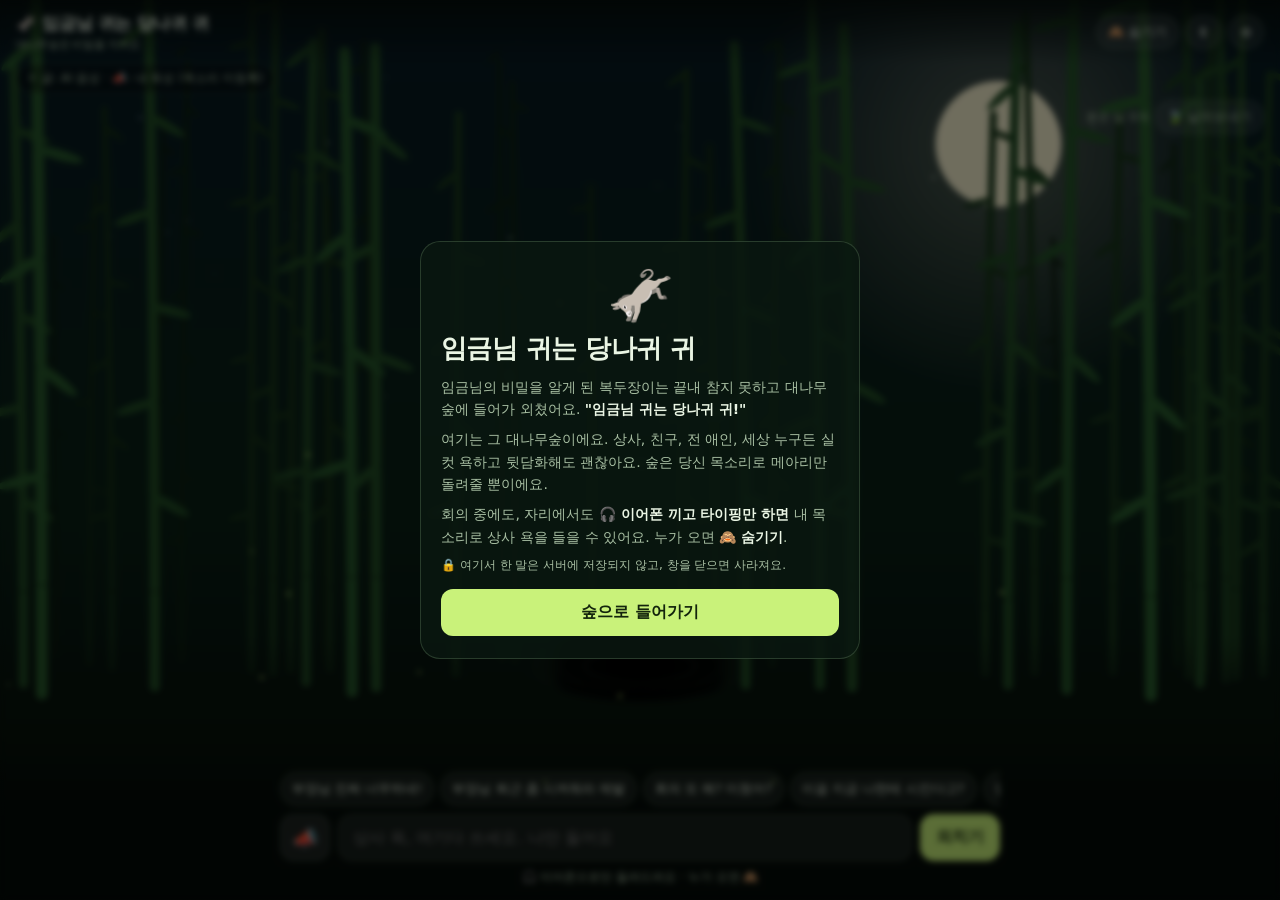
<file: donkey-ears/index.html>
<!doctype html>
<html lang="ko">
<head>
<meta charset="utf-8">
<meta name="viewport" content="width=device-width, initial-scale=1, viewport-fit=cover">
<title>임금님 귀는 당나귀 귀</title>
<meta name="description" content="대나무숲에 외치면 내 목소리로 메아리가 돌아오는 비밀 공간">
<style>
  :root {
    --ink: #eaf5e4;
    --ink-dim: #a8bfa3;
    --panel: rgba(10, 24, 16, 0.82);
    --line: rgba(180, 230, 170, 0.18);
    --accent: #c9f27a;
    --accent-ink: #13240c;
    --danger: #ff8a7a;
    --bg: #050d09;
  }
  * { box-sizing: border-box; }
  html, body { margin: 0; height: 100%; background: var(--bg); color: var(--ink);
    font-family: "Pretendard", "Apple SD Gothic Neo", "Noto Sans KR", system-ui, sans-serif;
    overflow: hidden; -webkit-tap-highlight-color: transparent; }
  canvas#forest { position: fixed; inset: 0; width: 100%; height: 100%; display: block; }
  button { font: inherit; color: inherit; cursor: pointer; border: 0; }
  .hidden { display: none !important; }

  /* 상단 바 */
  header { position: fixed; top: 0; left: 0; right: 0; display: flex; align-items: center;
    justify-content: space-between; gap: 8px;
    padding: calc(12px + env(safe-area-inset-top)) 16px 12px; z-index: 5;
    background: linear-gradient(rgba(5,13,9,.85), rgba(5,13,9,0)); }
  header h1 { font-size: 17px; margin: 0; letter-spacing: -0.02em; white-space: nowrap; }
  header h1 small { display: block; font-size: 11px; font-weight: 400; color: var(--ink-dim); margin-top: 2px; }
  .top-btns { display: flex; gap: 6px; }
  .chip { background: rgba(255,255,255,.08); border: 1px solid var(--line); border-radius: 999px;
    padding: 7px 11px; font-size: 13px; white-space: nowrap; }
  .chip:hover { background: rgba(255,255,255,.14); }

  /* 엔진 상태 */
  #engine { position: fixed; top: calc(64px + env(safe-area-inset-top)); left: 16px; z-index: 4;
    font-size: 12px; color: var(--ink-dim); background: rgba(0,0,0,.35); padding: 5px 10px;
    border-radius: 999px; border: 1px solid var(--line); }

  /* 하단 채팅 */
  #bar { position: fixed; left: 0; right: 0; bottom: 0; z-index: 5;
    padding: 12px 16px calc(14px + env(safe-area-inset-bottom));
    background: linear-gradient(rgba(5,13,9,0), rgba(5,13,9,.92) 40%); }
  #bar form { display: flex; gap: 8px; max-width: 720px; margin: 0 auto; }
  #msg { flex: 1; min-width: 0; background: rgba(255,255,255,.08); border: 1px solid var(--line);
    color: var(--ink); border-radius: 14px; padding: 13px 14px; font: inherit; font-size: 16px; outline: none; }
  #msg:focus { border-color: var(--accent); }
  #send { background: var(--accent); color: var(--accent-ink); font-weight: 700;
    border-radius: 14px; padding: 0 16px; white-space: nowrap; }
  #shout { width: 50px; border-radius: 14px; background: rgba(255,255,255,.1);
    border: 1px solid var(--line); font-size: 20px; flex: none; }
  #shout.rec { background: var(--danger); animation: pulse 1s infinite; }
  @keyframes pulse { 50% { transform: scale(1.06); } }
  #quick { display: flex; gap: 6px; overflow-x: auto; max-width: 720px; margin: 0 auto 8px; scrollbar-width: none; }
  #quick::-webkit-scrollbar { display: none; }
  #quick .chip { flex: none; }
  #hint { text-align: center; font-size: 12px; color: var(--ink-dim); margin: 8px 0 0; }
  #count { position: fixed; right: 16px; top: calc(100px + env(safe-area-inset-top)); z-index: 4;
    font-size: 12px; color: var(--ink-dim); display: flex; gap: 6px; align-items: center; }

  /* 모달 */
  .overlay { position: fixed; inset: 0; z-index: 10; display: flex; align-items: center; justify-content: center;
    padding: 16px; background: rgba(0,0,0,.55); backdrop-filter: blur(3px); }
  .card { width: 100%; max-width: 440px; max-height: 92vh; overflow-y: auto; background: var(--panel);
    border: 1px solid var(--line); border-radius: 20px; padding: 22px 20px; }
  .card h2 { margin: 0 0 10px; font-size: 20px; letter-spacing: -0.02em; }
  .card p { margin: 8px 0; line-height: 1.6; color: var(--ink-dim); font-size: 14px; }
  .card .script { background: rgba(255,255,255,.06); border-left: 3px solid var(--accent);
    padding: 12px 14px; border-radius: 8px; color: var(--ink); line-height: 1.7; font-size: 15px; }
  .row { display: flex; gap: 8px; margin-top: 14px; flex-wrap: wrap; }
  .btn { flex: 1; padding: 12px 14px; border-radius: 12px; background: rgba(255,255,255,.1);
    border: 1px solid var(--line); font-weight: 600; min-width: 110px; }
  .btn.primary { background: var(--accent); color: var(--accent-ink); border-color: transparent; }
  .btn.danger { color: var(--danger); }
  .btn:disabled { opacity: .4; cursor: default; }
  .meter { height: 8px; border-radius: 99px; background: rgba(255,255,255,.08); overflow: hidden; margin-top: 12px; }
  .meter i { display: block; height: 100%; width: 0; background: var(--accent); transition: width .05s; }
  .status { font-size: 13px; color: var(--ink); margin-top: 10px; min-height: 20px; }
  label.field { display: block; font-size: 13px; color: var(--ink-dim); margin-top: 12px; }
  label.field input { display: block; width: 100%; margin-top: 6px; background: rgba(255,255,255,.08);
    border: 1px solid var(--line); color: var(--ink); border-radius: 10px; padding: 11px 12px; font: inherit; font-size: 15px; }
  .intro h2 { font-size: 26px; }
  .intro .ears { font-size: 54px; text-align: center; margin-bottom: 4px; }
  .small { font-size: 12px !important; }

  /* 위장 화면: 평범한 업무 메모 앱처럼 */
  #disguise { position: fixed; inset: 0; z-index: 50; background: #f6f7f9; color: #1f2329;
    font-family: -apple-system, "Apple SD Gothic Neo", "Noto Sans KR", system-ui, sans-serif;
    display: flex; flex-direction: column; }
  #disguise .dg-top { background: #fff; border-bottom: 1px solid #e3e6ea; padding: calc(14px + env(safe-area-inset-top)) 16px 12px;
    display: flex; align-items: center; justify-content: space-between; user-select: none; -webkit-user-select: none; }
  #disguise .dg-top b { font-size: 17px; }
  #disguise .dg-top span { font-size: 12px; color: #8a9099; }
  #disguise ul { list-style: none; margin: 0; padding: 8px 16px; overflow-y: auto; flex: 1; }
  #disguise li { background: #fff; border: 1px solid #e3e6ea; border-radius: 10px; padding: 12px 14px; margin: 8px 0;
    display: flex; gap: 10px; align-items: flex-start; font-size: 15px; line-height: 1.45; }
  #disguise li input { margin-top: 3px; width: 18px; height: 18px; accent-color: #3b6cf6; flex: none; }
  #disguise li small { display: block; color: #8a9099; font-size: 12px; margin-top: 2px; }
  #disguise .dg-new { display: flex; gap: 8px; padding: 10px 16px calc(12px + env(safe-area-inset-bottom)); background: #fff; border-top: 1px solid #e3e6ea; }
  #disguise .dg-new input { flex: 1; min-width: 0; border: 1px solid #d5d9df; border-radius: 10px; padding: 11px 12px; font: inherit; font-size: 16px; color: #1f2329; background: #fff; }
  #disguise .dg-new button { background: #3b6cf6; color: #fff; border-radius: 10px; padding: 0 16px; font-weight: 600; }
  #quick .chip.edit { border-color: var(--danger); color: var(--danger); }
  #quick .chip.tool { color: var(--ink-dim); }
  .check { display: flex; align-items: center; gap: 10px; margin-top: 12px; font-size: 14px; color: var(--ink); }
  .check input { width: 18px; height: 18px; accent-color: var(--accent); }
  .section { border-top: 1px solid var(--line); margin-top: 18px; padding-top: 14px; }
  .section h3 { margin: 0 0 4px; font-size: 16px; }
  .big-emoji { font-size: 48px; text-align: center; }
  #toast { position: fixed; left: 50%; bottom: 110px; transform: translateX(-50%); z-index: 20;
    background: rgba(0,0,0,.8); border: 1px solid var(--line); padding: 10px 14px; border-radius: 12px;
    font-size: 13px; max-width: calc(100% - 32px); text-align: center; opacity: 0; transition: opacity .25s; pointer-events: none; }
  #toast.show { opacity: 1; }
</style>
</head>
<body>
<canvas id="forest"></canvas>

<header>
  <h1>🫏 임금님 귀는 당나귀 귀<small>대나무숲은 비밀을 지켜요</small></h1>
  <div class="top-btns">
    <button class="chip" id="panic" title="숨기기 (PC: Esc)">🙈 숨기기</button>
    <button class="chip" id="openVoice">🎙</button>
    <button class="chip" id="openSettings" aria-label="설정">⚙</button>
  </div>
</header>

<div id="engine">목소리 미등록</div>
<div id="count"><span id="countText">묻은 말 0개</span><button class="chip" id="blowAway">🍃 날려보내기</button></div>

<div id="bar">
  <div id="quick"></div>
  <form id="chat" autocomplete="off">
    <button type="button" id="shout" title="눌러서 외치고, 다시 눌러서 멈추기">📣</button>
    <input id="msg" maxlength="120" placeholder="상사 욕, 여기다 쓰세요. 나만 들어요">
    <button id="send" type="submit">외치기</button>
  </form>
  <p id="hint">🎧 이어폰으로만 들려드려요 · 누가 오면 🙈</p>
</div>

<!-- 인트로 -->
<div class="overlay" id="intro">
  <div class="card intro">
    <div class="ears">🫏</div>
    <h2>임금님 귀는 당나귀 귀</h2>
    <p>임금님의 비밀을 알게 된 복두장이는 끝내 참지 못하고 대나무숲에 들어가 외쳤어요. <b style="color:var(--ink)">"임금님 귀는 당나귀 귀!"</b></p>
    <p>여기는 그 대나무숲이에요. 상사, 친구, 전 애인, 세상 누구든 실컷 욕하고 뒷담화해도 괜찮아요. 숲은 당신 목소리로 메아리만 돌려줄 뿐이에요.</p>
    <p>회의 중에도, 자리에서도 <b style="color:var(--ink)">🎧 이어폰 끼고 타이핑만 하면</b> 내 목소리로 상사 욕을 들을 수 있어요. 누가 오면 <b style="color:var(--ink)">🙈 숨기기</b>.</p>
    <p class="small">🔒 여기서 한 말은 서버에 저장되지 않고, 창을 닫으면 사라져요.</p>
    <div class="row"><button class="btn primary" id="enter">숲으로 들어가기</button></div>
  </div>
</div>

<!-- 목소리 등록 -->
<div class="overlay hidden" id="voiceModal">
  <div class="card">
    <h2>🎙 내 목소리 등록</h2>
    <p>아래 문장을 평소 목소리로 읽어주세요. 10초 이상이면 좋아요. 중간에 틀리면 <b style="color:var(--ink)">✕ 취소</b> 후 다시 녹음하면 돼요.</p>
    <div class="script">옛날 옛적, 임금님의 귀가 당나귀 귀라는 걸 아는 사람이 있었어요. 너무 말하고 싶어서 참다 참다 대나무숲에 들어가 있는 힘껏 외쳤답니다. 임금님 귀는 당나귀 귀! 속이 다 시원하네!</div>
    <div class="meter"><i id="voiceMeter"></i></div>
    <div class="status" id="voiceStatus"></div>
    <div class="row">
      <button class="btn primary" id="voiceRec">● 녹음 시작</button>
      <button class="btn hidden" id="voiceCancel">✕ 취소</button>
      <button class="btn" id="voicePlay" disabled>▶ 들어보기</button>
    </div>
    <div class="row">
      <button class="btn danger" id="voiceDelete">목소리 삭제</button>
      <button class="btn" id="voiceClose">닫기</button>
    </div>
  </div>
</div>

<!-- 설정 -->
<div class="overlay hidden" id="settingsModal">
  <div class="card">
    <h2>⚙ 설정</h2>
    <h3 style="margin:6px 0 0;font-size:16px">🧑‍💼 업무 모드</h3>
    <label class="field">욕할 대상 이름·별명 <span class="small">(빠른 문장의 {이름} 자리에 들어가요)</span>
      <input id="bossName" maxlength="12" placeholder="예: 김부장" autocomplete="off">
    </label>
    <label class="check"><input type="checkbox" id="optEcho"> 대나무숲 메아리 효과 (끄면 한 번만 또렷하게)</label>
    <label class="check"><input type="checkbox" id="optReturnHide"> 앱으로 돌아오면 위장 화면부터 보여주기</label>
    <div class="section"><h3>🟢 진짜 내 목소리로 말하기</h3></div>
    <p>기본 모드는 휴대폰/PC에 내장된 한국어 음성을 <b style="color:var(--ink)">내 음높이에 맞춰</b> 바꾸는 방식이라 "비슷한 톤"까지만 돼요.</p>
    <p>ElevenLabs API 키를 넣으면 등록한 샘플로 <b style="color:var(--ink)">목소리를 복제</b>해서, 쓴 글을 진짜 내 목소리로 읽어줘요.</p>
    <p class="small">💳 목소리 복제는 ElevenLabs 유료 플랜(Starter 이상)에서 돼요. 샘플은 30초~1분 정도로 녹음할수록 더 닮아요.</p>
    <p class="small">⚠ 이 모드에선 목소리 샘플과 입력한 글이 ElevenLabs로 전송돼요. 키는 이 기기 브라우저에만 저장돼요.</p>
    <label class="field">ElevenLabs API 키
      <input id="elKey" type="password" placeholder="sk_..." autocomplete="off">
    </label>
    <div class="status" id="settingsStatus"></div>
    <div class="row">
      <button class="btn danger" id="elClear">키 지우기</button>
      <button class="btn primary" id="elSave">저장</button>
    </div>
    <div class="row">
      <button class="btn" id="elTest">🔊 내 목소리 테스트</button>
      <button class="btn" id="settingsClose">닫기</button>
    </div>
  </div>
</div>

<!-- 글 → 내 목소리 안내 -->
<div class="overlay hidden" id="cloneModal">
  <div class="card">
    <h2>✍ 글을 내 목소리로 들으려면</h2>
    <p id="cloneWhy"></p>
    <p>휴대폰 혼자서는 녹음한 목소리로 <b style="color:var(--ink)">새 문장을 만들어 낼 수 없어요.</b> 목소리를 학습해서 말해주는 <b style="color:var(--ink)">목소리 복제 AI(ElevenLabs)</b>를 연결해야 해요.</p>
    <p class="small">지금 바로 내 목소리를 듣고 싶다면 📣 버튼을 누르고 직접 외치면 돼요. 녹음한 육성 그대로 메아리쳐요.</p>
    <div class="row">
      <button class="btn primary" id="cloneSetup">⚙ 목소리 복제 연결하기</button>
    </div>
    <div class="row">
      <button class="btn" id="cloneAi">이번엔 AI 음성으로 듣기</button>
      <button class="btn" id="cloneShout">📣 직접 외치기</button>
    </div>
  </div>
</div>

<!-- 이어폰 확인 -->
<div class="overlay hidden" id="earModal">
  <div class="card">
    <div class="big-emoji">🎧</div>
    <h2 style="text-align:center">이어폰 끼셨나요?</h2>
    <p id="earWhy" style="text-align:center">상사 욕이 스피커로 나가면 큰일나요.<br>이어폰을 연결한 뒤 눌러주세요.</p>
    <div class="row"><button class="btn primary" id="earOk">🎧 꼈어요</button></div>
    <div class="row"><button class="btn" id="earLater">아직이요 (소리 끔)</button></div>
    <p class="small" style="text-align:center">이어폰이 빠지거나 다른 앱으로 가면 소리를 바로 멈추고 다시 물어볼게요.</p>
  </div>
</div>

<!-- 위장 화면 -->
<div id="disguise" class="hidden" aria-hidden="true">
  <div class="dg-top" id="dgTitle"><b>업무 메모</b><span id="dgDate"></span></div>
  <ul id="dgList"></ul>
  <form class="dg-new" id="dgForm" autocomplete="off"><input id="dgInput" placeholder="할 일 추가"><button>추가</button></form>
</div>

<div id="toast"></div>

<script>
(() => {
  'use strict';
  const $ = (s) => document.querySelector(s);

  // ---------- 저장소 (실패해도 동작하도록) ----------
  const store = {
    get(k) { try { return localStorage.getItem(k); } catch { return null; } },
    set(k, v) { try { localStorage.setItem(k, v); return true; } catch { return false; } },
    del(k) { try { localStorage.removeItem(k); } catch {} },
  };
  const K = { sample: 'de.sample', pitch: 'de.f0', elKey: 'de.elKey', elVoice: 'de.elVoice',
    phrases: 'de.phrases', boss: 'de.boss', echo: 'de.echo', returnHide: 'de.returnHide' };
  const opt = {
    get echo() { return store.get(K.echo) !== '0'; },
    get returnHide() { return store.get(K.returnHide) === '1'; },
    get boss() { return store.get(K.boss) || ''; },
  };

  // ---------- 토스트 ----------
  let toastTimer;
  function toast(text, ms = 2600) {
    const el = $('#toast'); el.textContent = text; el.classList.add('show');
    clearTimeout(toastTimer); toastTimer = setTimeout(() => el.classList.remove('show'), ms);
  }

  // ---------- 오디오 그래프: 대나무숲 메아리 ----------
  let ctx, master, outAnalyser;
  function makeImpulse(seconds, decay) {
    const len = Math.floor(ctx.sampleRate * seconds);
    const buf = ctx.createBuffer(2, len, ctx.sampleRate);
    for (let c = 0; c < 2; c++) {
      const d = buf.getChannelData(c);
      for (let i = 0; i < len; i++) d[i] = (Math.random() * 2 - 1) * Math.pow(1 - i / len, decay);
    }
    return buf;
  }
  function initAudio() {
    if (ctx) { if (ctx.state === 'suspended') ctx.resume(); return; }
    ctx = new (window.AudioContext || window.webkitAudioContext)();
    master = ctx.createGain(); master.gain.value = 0.75;
    outAnalyser = ctx.createAnalyser(); outAnalyser.fftSize = 1024;
    master.connect(outAnalyser); outAnalyser.connect(ctx.destination);

    impulse = makeImpulse(3.4, 2.6);
  }
  let impulse;

  // 재생 하나 = 전용 출력 하나. 새 소리를 내기 전에 이전 소리(메아리 꼬리까지)를 끊는다.
  let current = null, playToken = 0, ttsSpeaking = false;
  function stopPlayback() {
    playToken++;
    if ('speechSynthesis' in window) speechSynthesis.cancel();
    ttsSpeaking = false;
    if (!current) return;
    const { sources, out } = current; current = null;
    sources.forEach((src) => { try { src.stop(); } catch {} });
    try {
      out.gain.setTargetAtTime(0, ctx.currentTime, 0.03);
      setTimeout(() => { try { out.disconnect(); } catch {} }, 200);
    } catch {}
  }
  function newOutput() {
    const out = ctx.createGain(); out.connect(master);
    current = { sources: [], out };
    return current;
  }
  // 대나무숲 메아리 체인: 원음 + 딜레이 반복(점점 먹먹하게) + 숲 잔향
  function makeEchoChain(out) {
    const input = ctx.createGain();
    const dry = ctx.createGain(); dry.gain.value = 0.85;
    input.connect(dry); dry.connect(out);
    const delay = ctx.createDelay(2); delay.delayTime.value = 0.45;
    const fb = ctx.createGain(); fb.gain.value = 0.48;
    const lp = ctx.createBiquadFilter(); lp.type = 'lowpass'; lp.frequency.value = 2000;
    const wet = ctx.createGain(); wet.gain.value = 0.75;
    input.connect(delay); delay.connect(lp); lp.connect(fb); fb.connect(delay);
    lp.connect(wet); wet.connect(out);
    const conv = ctx.createConvolver(); conv.buffer = impulse;
    const rv = ctx.createGain(); rv.gain.value = 0.4;
    input.connect(conv); conv.connect(rv); rv.connect(out);
    return input;
  }

  // 오디오 버퍼를 메아리로: 원음 → 왼쪽 대나무가 속삭임 → 오른쪽 대나무가 더 작게 속삭임
  function playEcho(buffer) {
    initAudio(); stopPlayback();
    const pb = newOutput(), echoIn = opt.echo ? makeEchoChain(pb.out) : pb.out;
    const t0 = ctx.currentTime + 0.05;
    const plan = opt.echo ? [ { g: 1, pan: 0, rate: 1 }, { g: 0.4, pan: -0.7, rate: 0.97 }, { g: 0.16, pan: 0.7, rate: 0.94 } ] : [ { g: 1, pan: 0, rate: 1 } ];
    let t = t0;
    plan.forEach((p, i) => {
      const src = ctx.createBufferSource(); src.buffer = buffer; src.playbackRate.value = p.rate;
      const g = ctx.createGain(); g.gain.value = p.g;
      const pan = ctx.createStereoPanner ? ctx.createStereoPanner() : null;
      src.connect(g);
      if (pan) { pan.pan.value = p.pan; g.connect(pan); pan.connect(echoIn); } else g.connect(echoIn);
      src.start(t); pb.sources.push(src);
      t += buffer.duration / p.rate + 0.5;
    });
    return (t - ctx.currentTime) + (opt.echo ? 2.5 : 0.3); // 대략 끝나는 시간(초)
  }

  // ---------- 마이크 / 녹음 ----------
  let micStream, micAnalyser, lastMicChange = 0;
  async function getMic() {
    if (micStream && micStream.active) return micStream;
    if (!navigator.mediaDevices || !navigator.mediaDevices.getUserMedia) throw new Error('이 브라우저는 마이크를 지원하지 않아요');
    lastMicChange = Date.now();
    micStream = await navigator.mediaDevices.getUserMedia({ audio: { echoCancellation: true, noiseSuppression: true } });
    initAudio();
    micAnalyser = ctx.createAnalyser(); micAnalyser.fftSize = 1024;
    ctx.createMediaStreamSource(micStream).connect(micAnalyser); // 스피커로는 안 보냄
    return micStream;
  }
  // 녹음이 끝나면 마이크를 꺼서 (특히 아이폰) 스피커 볼륨이 정상으로 돌아오게
  function releaseMic() {
    if (micStream) { micStream.getTracks().forEach((t) => t.stop()); lastMicChange = Date.now(); }
    micStream = null; micAnalyser = null;
  }
  function pickMime() {
    if (!window.MediaRecorder) return null;
    for (const m of ['audio/webm;codecs=opus', 'audio/webm', 'audio/mp4', 'audio/ogg;codecs=opus'])
      if (MediaRecorder.isTypeSupported(m)) return m;
    return '';
  }
  function startRecording(stream) {
    const mime = pickMime();
    if (mime === null) throw new Error('이 브라우저는 녹음을 지원하지 않아요');
    const rec = new MediaRecorder(stream, mime ? { mimeType: mime } : undefined);
    const chunks = [];
    rec.ondataavailable = (e) => { if (e.data && e.data.size) chunks.push(e.data); };
    const done = new Promise((res) => { rec.onstop = () => res(new Blob(chunks, { type: rec.mimeType || mime || 'audio/webm' })); });
    rec.start();
    const started = performance.now();
    return { stop() { if (rec.state !== 'inactive') rec.stop(); return done; }, elapsed: () => (performance.now() - started) / 1000 };
  }
  function levelOf(an) {
    if (!an) return 0;
    const d = new Uint8Array(an.fftSize); an.getByteTimeDomainData(d);
    let s = 0; for (let i = 0; i < d.length; i++) { const v = (d[i] - 128) / 128; s += v * v; }
    return Math.min(1, Math.sqrt(s / d.length) * 4);
  }
  async function blobToBuffer(blob) {
    initAudio();
    const ab = await blob.arrayBuffer();
    return await new Promise((res, rej) => ctx.decodeAudioData(ab, res, rej));
  }
  const blobToDataURL = (blob) => new Promise((res) => { const r = new FileReader(); r.onload = () => res(r.result); r.readAsDataURL(blob); });
  const dataURLToBlob = async (url) => (await fetch(url)).blob();

  // ---------- 음높이 추정 (자기상관) ----------
  function estimatePitch(buffer) {
    const data = buffer.getChannelData(0), sr = buffer.sampleRate, size = 2048;
    const minLag = Math.floor(sr / 400), maxLag = Math.floor(sr / 70);
    const f0s = [];
    for (let i = 0; i + size < data.length; i += size * 2) {
      const fr = data.subarray(i, i + size);
      let e = 0; for (let j = 0; j < size; j++) e += fr[j] * fr[j];
      if (Math.sqrt(e / size) < 0.015) continue; // 무음 프레임 제외
      let best = 0, bestLag = 0;
      for (let lag = minLag; lag <= maxLag; lag++) {
        let s = 0; for (let j = 0; j < size - lag; j += 2) s += fr[j] * fr[j + lag];
        s = s * 2 / (size - lag);
        if (s > best) { best = s; bestLag = lag; }
      }
      if (bestLag && best / (e / size) > 0.45) f0s.push(sr / bestLag);
    }
    if (f0s.length < 3) return null;
    f0s.sort((a, b) => a - b);
    return Math.round(f0s[f0s.length >> 1]);
  }

  // ---------- 음성 엔진 ----------
  const voice = {
    sampleBlob: null,
    f0: Number(store.get(K.pitch)) || null,
    get elKey() { return store.get(K.elKey) || ''; },
    get mode() { return this.elKey && this.sampleBlob ? 'clone' : this.sampleBlob ? 'pitch' : 'none'; },
  };
  async function loadSample() {
    const url = store.get(K.sample);
    if (url) { try { voice.sampleBlob = await dataURLToBlob(url); } catch { voice.sampleBlob = null; } }
    updateEngine();
  }
  function updateEngine() {
    const el = $('#engine');
    if (voice.mode === 'clone') el.textContent = '🟢 글도 진짜 내 목소리 (복제)';
    else if (voice.mode === 'pitch') el.textContent = '🟡 글: AI 음성(내 톤 흉내) · 📣: 내 육성';
    else el.textContent = '⚪ 글: AI 음성 · 📣: 내 육성 (목소리 미등록)';
  }

  // 기기 내장 TTS: 음높이를 내 목소리에 맞추고, 대나무가 점점 작게 따라 속삭이게
  function ttsEcho(text) {
    if (!('speechSynthesis' in window)) { toast('이 브라우저는 음성 합성을 지원하지 않아요'); return 0; }
    const synth = window.speechSynthesis;
    const ko = synth.getVoices().filter((v) => /^ko/i.test(v.lang));
    // 기본 한국어 음성은 대개 200Hz 안팎. 내 F0에 비례해 pitch(0~2) 조절
    const pitch = voice.f0 ? Math.max(0.3, Math.min(1.7, voice.f0 / 200)) : 1;
    stopPlayback();
    const token = playToken;
    const reps = opt.echo ? [ { vol: 1, rate: 1 }, { vol: 0.45, rate: 0.9 }, { vol: 0.18, rate: 0.82 } ] : [ { vol: 1, rate: 1 } ];
    reps.forEach((r, i) => {
      const u = new SpeechSynthesisUtterance(text);
      u.lang = 'ko-KR'; if (ko[0]) u.voice = ko[0];
      u.pitch = pitch; u.volume = r.vol; u.rate = r.rate;
      if (i === 0) u.onstart = () => { if (token === playToken) ttsSpeaking = true; };
      if (i === reps.length - 1) u.onend = u.onerror = () => { if (token === playToken) ttsSpeaking = false; };
      synth.speak(u);
    });
    return text.length * 0.18 * reps.length + 1;
  }

  // ElevenLabs: 목소리 복제 + 합성
  function sampleExt(blob) { return /mp4/.test(blob.type) ? 'm4a' : /ogg/.test(blob.type) ? 'ogg' : 'webm'; }
  async function elVoiceId() {
    const cached = store.get(K.elVoice); if (cached) return cached;
    toast('내 목소리를 복제하는 중… (처음 한 번만)', 6000);
    const fd = new FormData();
    fd.append('name', 'donkey-ears-' + Date.now());
    fd.append('files', voice.sampleBlob, 'sample.' + sampleExt(voice.sampleBlob));
    const r = await fetch('https://api.elevenlabs.io/v1/voices/add', { method: 'POST', headers: { 'xi-api-key': voice.elKey }, body: fd });
    if (!r.ok) throw new Error('목소리 복제 실패 (' + r.status + ') ' + (await r.text()).slice(0, 120));
    const id = (await r.json()).voice_id;
    store.set(K.elVoice, id);
    return id;
  }
  async function elSpeak(text) {
    const id = await elVoiceId();
    const r = await fetch('https://api.elevenlabs.io/v1/text-to-speech/' + encodeURIComponent(id), {
      method: 'POST',
      headers: { 'xi-api-key': voice.elKey, 'Content-Type': 'application/json', Accept: 'audio/mpeg' },
      body: JSON.stringify({ text, model_id: 'eleven_multilingual_v2' }),
    });
    if (!r.ok) throw new Error('음성 합성 실패 (' + r.status + ')');
    return blobToBuffer(await r.blob());
  }

  // ---------- 채팅 → 메아리 ----------
  let buried = 0, textReq = 0;
  let aiOk = false, pendingText = '';
  async function shoutText(text) {
    text = text.trim(); if (!text) return;
    if (!earGate(() => shoutText(text))) return;
    if (voice.mode !== 'clone' && !aiOk) {
      // 녹음만으로는 글을 내 목소리로 못 읽으니, 어떻게 할지 묻기
      pendingText = text;
      $('#cloneWhy').textContent = voice.sampleBlob
        ? '목소리 녹음은 잘 저장돼 있어요 ✅ 그런데 녹음만으로는 부족해요.'
        : '아직 목소리 녹음도 없어요. 🎙 내 목소리 등록부터 해주세요.';
      $('#cloneModal').classList.remove('hidden');
      return;
    }
    initAudio();
    spawnWords(text);
    buried++; $('#countText').textContent = `묻은 말 ${buried}개`;
    if (voice.mode === 'clone') {
      stopPlayback();
      const token = ++textReq;
      try { const buf = await elSpeak(text); if (token === textReq) scheduleWhispers(text, playEcho(buf)); return; }
      catch (e) { if (token !== textReq) return; toast(e.message + ' → AI 음성으로 대신할게요', 4000); }
    }
    scheduleWhispers(text, ttsEcho(text));
  }

  // ---------- 📣 육성 외치기 ----------
  let shoutRec = null, recog = null, recogText = '', shoutBusy = false;
  async function toggleShout() {
    if (shoutBusy) return;
    shoutBusy = true;
    try { await toggleShoutInner(); } finally { shoutBusy = false; }
  }
  async function toggleShoutInner() {
    const btn = $('#shout');
    if (shoutRec) {
      const rec = shoutRec; shoutRec = null; btn.classList.remove('rec'); btn.textContent = '📣';
      if (recog) { try { recog.stop(); } catch {} }
      const blob = await rec.stop(); releaseMic();
      try {
        const buf = await blobToBuffer(blob);
        await new Promise((r) => setTimeout(r, 250)); // 음성인식 결과 대기
        if (!earOk) { toast('🎧 이어폰 확인 전이라 소리는 내지 않았어요'); return; }
        const caption = recogText.trim() || '(속 시원한 외침)';
        spawnWords(caption);
        buried++; $('#countText').textContent = `묻은 말 ${buried}개`;
        scheduleWhispers(caption, playEcho(buf));
      } catch { toast('녹음을 재생하지 못했어요'); }
      return;
    }
    try {
      const stream = await getMic();
      stopPlayback();
      shoutRec = startRecording(stream);
      btn.classList.add('rec'); btn.textContent = '■';
      toast('외치세요! 다 외쳤으면 ■ 를 눌러요');
      recogText = '';
      const SR = window.SpeechRecognition || window.webkitSpeechRecognition;
      if (SR) {
        recog = new SR(); recog.lang = 'ko-KR'; recog.continuous = true; recog.interimResults = false;
        recog.onresult = (e) => { recogText = Array.from(e.results).map((r) => r[0].transcript).join(' '); };
        recog.onerror = () => {};
        try { recog.start(); } catch {}
      }
      const mine = shoutRec;
      setTimeout(() => { if (shoutRec === mine) toggleShout(); }, 30000); // 최대 30초
    } catch (e) { toast('마이크를 쓸 수 없어요: ' + (e.message || e.name)); }
  }

  // ---------- 목소리 등록 모달 ----------
  // 상태: idle(대기) → recording(녹음 중) → processing(분석 중) → idle
  let vState = 'idle', voiceRec = null, voiceTimer = null, previewBlob = null;
  const VMIN = 4, VMAX = 60;
  function renderVoiceUI(msg) {
    const rec = vState === 'recording', busy = vState === 'processing';
    $('#voiceRec').textContent = rec ? '■ 녹음 완료' : (voice.sampleBlob ? '● 다시 녹음' : '● 녹음 시작');
    $('#voiceRec').disabled = busy;
    $('#voiceCancel').classList.toggle('hidden', !rec);
    $('#voicePlay').classList.toggle('hidden', rec);
    $('#voicePlay').disabled = busy || !previewBlob;
    $('#voiceDelete').disabled = rec || busy || !voice.sampleBlob;
    if (!rec) $('#voiceMeter').style.width = '0';
    if (msg !== undefined) $('#voiceStatus').textContent = msg;
  }
  function openVoice() {
    $('#voiceModal').classList.remove('hidden');
    previewBlob = voice.sampleBlob;
    renderVoiceUI(voice.sampleBlob ? `등록됨 · 내 음높이 약 ${voice.f0 || '?'}Hz` : '아직 등록된 목소리가 없어요');
  }
  function endVoiceRecording() {
    clearInterval(voiceTimer); voiceTimer = null;
    const rec = voiceRec; voiceRec = null;
    return rec;
  }
  // 녹음 중 취소: 녹음분은 버리고, 기존에 등록된 목소리는 그대로
  async function cancelVoiceRec(msg = '취소했어요. 준비되면 다시 녹음하세요.') {
    if (vState !== 'recording') return;
    const rec = endVoiceRecording();
    vState = 'idle';
    renderVoiceUI(msg);
    if (rec) { try { await rec.stop(); } catch {} }
    releaseMic();
  }
  async function toggleVoiceRec() {
    if (vState === 'processing') return;
    if (vState === 'recording') {
      const rec = endVoiceRecording();
      const secs = rec.elapsed();
      vState = 'processing'; renderVoiceUI('분석 중…');
      let blob;
      try { blob = await rec.stop(); } finally { releaseMic(); }
      if (secs < VMIN) { vState = 'idle'; renderVoiceUI('너무 짧아요. 문장을 끝까지 읽어주세요.'); return; }
      try {
        const buf = await blobToBuffer(blob);
        const f0 = estimatePitch(buf);
        voice.sampleBlob = blob; voice.f0 = f0; previewBlob = blob;
        store.set(K.pitch, f0 || '');
        store.del(K.elVoice); // 새 샘플이면 복제 다시
        const saved = store.set(K.sample, await blobToDataURL(blob));
        vState = 'idle';
        renderVoiceUI(`✅ 등록 완료 · 내 음높이 약 ${f0 || '?'}Hz` + (saved ? '' : ' (이 브라우저에선 저장이 안 돼서 이번만 쓸 수 있어요)'));
        updateEngine();
      } catch { vState = 'idle'; renderVoiceUI('녹음을 분석하지 못했어요. 다시 해주세요.'); }
      return;
    }
    // idle → recording
    vState = 'processing'; renderVoiceUI('마이크 켜는 중…');
    try {
      stopPlayback();
      const stream = await getMic();
      if ($('#voiceModal').classList.contains('hidden')) { vState = 'idle'; releaseMic(); return; } // 그새 닫았으면
      voiceRec = startRecording(stream);
      vState = 'recording'; renderVoiceUI('녹음 중… 0.0초');
      voiceTimer = setInterval(() => {
        if (!voiceRec) return;
        const sec = voiceRec.elapsed();
        $('#voiceStatus').textContent = `녹음 중… ${sec.toFixed(1)}초` + (sec < VMIN ? '' : ' · 다 읽었으면 ■ 녹음 완료');
        $('#voiceMeter').style.width = Math.round(levelOf(micAnalyser) * 100) + '%';
        if (sec >= VMAX) toggleVoiceRec();
      }, 100);
    } catch (e) { vState = 'idle'; releaseMic(); renderVoiceUI('마이크를 쓸 수 없어요: ' + (e.message || e.name)); }
  }
  // ▶ 들어보기: 다시 누르면 멈춤 (두 번 겹쳐 나오지 않게)
  let previewing = false;
  async function playPreview() {
    if (previewing) { stopPlayback(); return; }
    if (!previewBlob) return;
    if (!earGate(playPreview)) return;
    try {
      const buf = await blobToBuffer(previewBlob);
      stopPlayback();
      const pb = newOutput(), token = playToken;
      const s = ctx.createBufferSource(); s.buffer = buf; s.connect(pb.out); pb.sources.push(s);
      previewing = true; $('#voicePlay').textContent = '■ 멈추기';
      const done = () => { previewing = false; $('#voicePlay').textContent = '▶ 들어보기'; };
      s.onended = done;
      const watch = setInterval(() => { if (token !== playToken) { clearInterval(watch); done(); } }, 100);
      s.addEventListener('ended', () => clearInterval(watch));
      s.start();
    } catch { toast('녹음을 재생하지 못했어요'); }
  }

  // ---------- 🎧 스피커 사고 방지 ----------
  // 브라우저는 이어폰 연결 여부를 확실히 알 수 없어서: 사용 전에 확인받고,
  // 소리 장치가 바뀌거나(이어폰 빠짐) 화면을 벗어나면 즉시 멈추고 다시 확인받는다.
  let earOk = false, earPending = null;
  function earGate(retry) {
    if (earOk) return true;
    earPending = retry || null;
    showEar();
    return false;
  }
  function showEar(why) {
    $('#earWhy').innerHTML = why || '상사 욕이 스피커로 나가면 큰일나요.<br>이어폰을 연결한 뒤 눌러주세요.';
    $('#earModal').classList.remove('hidden');
  }
  function earLost(why) {
    if (!earOk && $('#earModal').classList.contains('hidden') === false) return;
    stopPlayback();
    earOk = false;
    showEar(why);
  }
  if (navigator.mediaDevices && navigator.mediaDevices.addEventListener) {
    navigator.mediaDevices.addEventListener('devicechange', () => {
      if (Date.now() - lastMicChange < 2500) return; // 마이크를 켜고 끄며 생긴 변화
      if (!earOk) return;
      earLost('🎧 소리 장치가 바뀌었어요 (이어폰이 빠졌나요?)<br>소리를 멈췄어요. 이어폰을 다시 확인해주세요.');
    });
  }
  document.addEventListener('visibilitychange', () => {
    if (document.hidden) {
      stopPlayback();
      discardShout();
      cancelVoiceRec('화면을 벗어나서 녹음을 취소했어요.');
      if (opt.returnHide && $('#intro').classList.contains('hidden')) hideNow();
    } else if (earOk) {
      earOk = false; // 돌아오면 다시 확인 (그 사이 이어폰을 뺐을 수 있음)
    }
  });
  window.addEventListener('pagehide', stopPlayback);
  // 외치던 녹음을 재생하지 않고 버림
  function discardShout() {
    if (!shoutRec) return;
    const r = shoutRec; shoutRec = null;
    if (recog) { try { recog.abort(); } catch {} }
    $('#shout').classList.remove('rec'); $('#shout').textContent = '📣';
    r.stop().then(releaseMic, releaseMic);
  }

  // ---------- 🙈 위장 화면 ----------
  const DG_ITEMS = [
    ['4분기 실적 보고서 초안 검토', '오늘 17:00까지'],
    ['주간 회의록 정리 후 공유', '팀 채널'],
    ['거래처 견적서 회신', '메일 확인'],
    ['출장 경비 정산 영수증 첨부', ''],
    ['다음 주 일정 조율', '캘린더'],
  ];
  function renderDisguise() {
    const d = new Date();
    $('#dgDate').textContent = `${d.getMonth() + 1}월 ${d.getDate()}일`;
    const ul = $('#dgList');
    if (ul.children.length) return;
    DG_ITEMS.forEach(([t, sub], i) => {
      const li = document.createElement('li');
      li.innerHTML = `<input type="checkbox" ${i === 2 ? 'checked' : ''}><div></div>`;
      li.querySelector('div').textContent = t;
      if (sub) { const sm = document.createElement('small'); sm.textContent = sub; li.querySelector('div').appendChild(sm); }
      ul.appendChild(li);
    });
  }
  let realTitle = document.title, hideHintShown = false;
  function hideNow() {
    stopPlayback();
    discardShout();
    cancelVoiceRec('숨기기로 녹음을 취소했어요.');
    document.activeElement && document.activeElement.blur();
    renderDisguise();
    $('#disguise').classList.remove('hidden');
    document.title = '업무 메모';
    if (!hideHintShown) { hideHintShown = true; setTimeout(() => toast('돌아가려면 맨 위 "업무 메모"를 길게 누르세요', 2500), 400); }
  }
  function unhide() {
    $('#disguise').classList.add('hidden');
    document.title = realTitle;
  }
  // 돌아가기: 제목 길게 누르기 (0.7초)
  (() => {
    let timer = null;
    const el = $('#dgTitle');
    const start = (e) => { e.preventDefault(); clearTimeout(timer); timer = setTimeout(unhide, 700); };
    const cancel = () => clearTimeout(timer);
    el.addEventListener('pointerdown', start);
    ['pointerup', 'pointerleave', 'pointercancel'].forEach((ev) => el.addEventListener(ev, cancel));
    el.addEventListener('contextmenu', (e) => e.preventDefault());
  })();
  $('#dgForm').onsubmit = (e) => {
    e.preventDefault();
    const v = $('#dgInput').value.trim(); if (!v) return;
    const li = document.createElement('li'); li.innerHTML = '<input type="checkbox"><div></div>';
    li.querySelector('div').textContent = v; $('#dgList').prepend(li); $('#dgInput').value = '';
  };
  $('#panic').onclick = hideNow;
  document.addEventListener('keydown', (e) => {
    if (e.key === 'Escape') { if ($('#disguise').classList.contains('hidden')) hideNow(); }
  });

  // ---------- ⚡ 빠른 문장 (저장/삭제, {이름} 자동 채우기) ----------
  const DEFAULT_PHRASES = ['{이름} 진짜 너무하네!', '{이름} 퇴근 좀 시켜줘라 제발', '회의 또 해? 미쳤어?', '이걸 지금 나한테 시킨다고?', '임금님 귀는 당나귀 귀!'];
  function loadPhrases() {
    try { const a = JSON.parse(store.get(K.phrases) || 'null'); if (Array.isArray(a)) return a; } catch {}
    return DEFAULT_PHRASES.slice();
  }
  let phrases = loadPhrases(), editPhrases = false;
  const savePhrases = () => store.set(K.phrases, JSON.stringify(phrases));
  const fill = (t) => t.replace(/\{이름\}/g, opt.boss || '부장님');
  function renderQuick() {
    const q = $('#quick'); q.innerHTML = '';
    const mk = (label, cls, fn) => { const b = document.createElement('button'); b.type = 'button'; b.className = 'chip ' + cls; b.textContent = label; b.onclick = fn; q.appendChild(b); return b; };
    phrases.forEach((p, i) => mk((editPhrases ? '✕ ' : '') + fill(p), editPhrases ? 'edit' : '', () => {
      if (editPhrases) { phrases.splice(i, 1); savePhrases(); renderQuick(); }
      else shoutText(fill(p));
    }));
    mk('＋ 저장', 'tool', () => {
      const v = $('#msg').value.trim();
      if (!v) { toast('입력창에 문장을 쓰고 ＋ 저장을 누르세요'); $('#msg').focus(); return; }
      const boss = opt.boss;
      phrases.unshift(boss ? v.split(boss).join('{이름}') : v); phrases = phrases.slice(0, 20);
      savePhrases(); $('#msg').value = ''; renderQuick(); toast('⚡ 빠른 문장에 저장했어요');
    });
    mk(editPhrases ? '완료' : '✎ 편집', 'tool', () => { editPhrases = !editPhrases; renderQuick(); });
  }

  // ---------- 화면: 밤의 대나무숲 ----------
  const cv = $('#forest'), g = cv.getContext('2d');
  let W = 0, H = 0, DPR = 1, stalks = [], stars = [], flies = [], words = [], wind = 0;
  function resize() {
    DPR = Math.min(2, window.devicePixelRatio || 1);
    W = window.innerWidth; H = window.innerHeight;
    cv.width = W * DPR; cv.height = H * DPR; g.setTransform(DPR, 0, 0, DPR, 0, 0);
    build();
  }
  function build() {
    const n = Math.round(Math.max(22, W / 26));
    stalks = [];
    for (let i = 0; i < n; i++) {
      const depth = Math.random(); // 0 멀리, 1 가까이
      const x = Math.random() * W;
      if (Math.abs(x - W / 2) < 70 + depth * 40 && depth > 0.5) continue; // 구멍 앞은 비워두기
      stalks.push({ x, depth, w: 3 + depth * 9, h: H * (0.75 + Math.random() * 0.35),
        ph: Math.random() * 6.28, sp: 0.5 + Math.random() * 0.6, seg: 50 + Math.random() * 40 + depth * 30 });
    }
    stalks.sort((a, b) => a.depth - b.depth);
    stars = Array.from({ length: 70 }, () => ({ x: Math.random() * W, y: Math.random() * H * 0.45, r: Math.random() * 1.3 + 0.2, t: Math.random() * 6 }));
    flies = Array.from({ length: 16 }, () => ({ x: Math.random() * W, y: H * (0.4 + Math.random() * 0.5), a: Math.random() * 6.28, s: 0.2 + Math.random() * 0.4 }));
  }
  const holeY = () => H * 0.74;

  function spawnWords(text) {
    words.push({ text, x: W / 2, y: holeY() - 10, vy: -0.55, a: 1, size: Math.min(26, Math.max(16, W / 22)), main: true, life: 0 });
  }
  // 메아리 시간 동안 대나무 사이에서 말이 흐릿하게 떠오름
  function scheduleWhispers(text, seconds) {
    const n = 3;
    for (let i = 1; i <= n; i++) {
      setTimeout(() => {
        const side = i % 2 ? -1 : 1;
        words.push({ text, x: W / 2 + side * (W * (0.18 + Math.random() * 0.15)), y: H * (0.3 + Math.random() * 0.25),
          vy: -0.15, a: 0.55 / i, size: Math.max(12, 20 - i * 2), main: false, life: 0 });
      }, Math.min(seconds, 9) * 1000 * (i / (n + 1)));
    }
  }

  function draw(ts) {
    const t = ts / 1000;
    const lvl = Math.max(levelOf(outAnalyser), shoutRec || voiceRec ? levelOf(micAnalyser) : 0, ttsSpeaking ? 0.35 + 0.15 * Math.sin(t * 9) : 0);
    wind += (lvl - wind) * 0.08;

    // 하늘
    const sky = g.createLinearGradient(0, 0, 0, H);
    sky.addColorStop(0, '#071a24'); sky.addColorStop(0.55, '#0a2116'); sky.addColorStop(1, '#030806');
    g.fillStyle = sky; g.fillRect(0, 0, W, H);
    for (const s of stars) { g.globalAlpha = 0.4 + 0.4 * Math.sin(t * 1.5 + s.t); g.fillStyle = '#dff'; g.beginPath(); g.arc(s.x, s.y, s.r, 0, 7); g.fill(); }
    g.globalAlpha = 1;
    // 달
    const mx = W * 0.78, my = H * 0.16, mr = Math.min(W, H) * 0.07;
    const glow = g.createRadialGradient(mx, my, mr * 0.5, mx, my, mr * 4);
    glow.addColorStop(0, 'rgba(250,245,200,.25)'); glow.addColorStop(1, 'rgba(250,245,200,0)');
    g.fillStyle = glow; g.fillRect(mx - mr * 4, my - mr * 4, mr * 8, mr * 8);
    g.fillStyle = '#f6f1cf'; g.beginPath(); g.arc(mx, my, mr, 0, 7); g.fill();

    // 대나무 (뒤에서 앞으로)
    const ground = holeY() + 30;
    stalks.forEach((s, idx) => {
      if (s.depth > 0.62 && !s._front) s._front = true;
      if (s._front) return; // 앞쪽 대나무는 구멍 뒤에 그림
      drawStalk(s, t, ground);
    });

    // 땅 + 구멍
    const gr = g.createLinearGradient(0, ground - 60, 0, H);
    gr.addColorStop(0, 'rgba(8,20,12,0)'); gr.addColorStop(0.3, '#08140c'); gr.addColorStop(1, '#020504');
    g.fillStyle = gr; g.fillRect(0, ground - 60, W, H - ground + 60);
    const hx = W / 2, hy = holeY(), hw = Math.min(110, W * 0.2);
    const hg = g.createRadialGradient(hx, hy, 4, hx, hy, hw);
    hg.addColorStop(0, '#000'); hg.addColorStop(0.7, '#020604'); hg.addColorStop(1, 'rgba(20,40,25,0)');
    g.fillStyle = hg; g.beginPath(); g.ellipse(hx, hy, hw, hw * 0.32, 0, 0, 7); g.fill();
    // 구멍에서 나오는 숨결
    g.strokeStyle = `rgba(200,240,170,${0.08 + wind * 0.4})`; g.lineWidth = 2;
    for (let i = 0; i < 3; i++) { const r = (t * 30 + i * 25) % 75; g.beginPath(); g.ellipse(hx, hy, hw * 0.4 + r, (hw * 0.4 + r) * 0.3, 0, 0, 7); g.globalAlpha = 1 - r / 75; g.stroke(); }
    g.globalAlpha = 1;

    stalks.forEach((s) => { if (s._front) drawStalk(s, t, ground); });

    // 반딧불
    for (const f of flies) {
      f.a += (Math.random() - 0.5) * 0.3; f.x += Math.cos(f.a) * f.s * (1 + wind * 4); f.y += Math.sin(f.a) * f.s;
      if (f.x < 0) f.x = W; if (f.x > W) f.x = 0; if (f.y < H * 0.3) f.y = H * 0.3; if (f.y > H * 0.95) f.y = H * 0.95;
      g.fillStyle = `rgba(210,255,120,${0.4 + 0.4 * Math.sin(t * 3 + f.a)})`; g.beginPath(); g.arc(f.x, f.y, 1.8, 0, 7); g.fill();
    }

    // 떠오르는 말
    g.textAlign = 'center'; g.textBaseline = 'middle';
    words = words.filter((w) => w.a > 0.01);
    for (const w of words) {
      w.life++; w.y += w.vy; w.x += Math.sin((w.life + w.size) / 40) * 0.3 + wind * 0.8;
      w.a *= w.main ? (w.life > 160 ? 0.985 : 1) : 0.992;
      g.font = `${w.main ? 700 : 500} ${w.size}px "Pretendard","Apple SD Gothic Neo","Noto Sans KR",sans-serif`;
      g.fillStyle = w.main ? `rgba(240,255,225,${w.a})` : `rgba(190,235,160,${w.a})`;
      g.shadowColor = 'rgba(160,240,120,.6)'; g.shadowBlur = w.main ? 12 : 6;
      wrapText(w.text, w.x, w.y, Math.min(W - 40, 520), w.size * 1.3);
      g.shadowBlur = 0;
    }
    requestAnimationFrame(draw);
  }
  function drawStalk(s, t, ground) {
    const shade = 20 + s.depth * 55;
    const col = `rgb(${Math.round(shade * 0.55)},${Math.round(shade * 1.25)},${Math.round(shade * 0.6)})`;
    const amp = (6 + s.depth * 8) * (1 + wind * 5);
    const baseY = ground - (1 - s.depth) * 40;
    const topY = baseY - s.h * (0.6 + s.depth * 0.4);
    const sway = Math.sin(t * s.sp * (1 + wind * 2) + s.ph) * amp + wind * 25 * (s.x < W / 2 ? -1 : 1);
    const pt = (y) => { const k = (baseY - y) / (baseY - topY); return s.x + sway * k * k; };
    g.strokeStyle = col; g.lineWidth = s.w; g.lineCap = 'round';
    g.beginPath(); g.moveTo(s.x, baseY);
    for (let y = baseY; y > topY; y -= 20) g.lineTo(pt(y), y);
    g.stroke();
    // 마디
    g.strokeStyle = `rgba(0,0,0,${0.25 + s.depth * 0.2})`; g.lineWidth = 1.5;
    for (let y = baseY - s.seg; y > topY; y -= s.seg) { const x = pt(y); g.beginPath(); g.moveTo(x - s.w / 2, y); g.lineTo(x + s.w / 2, y); g.stroke(); }
    // 잎
    g.fillStyle = col;
    for (let y = baseY - s.seg * 2; y > topY; y -= s.seg) {
      const x = pt(y), dir = ((y / s.seg) | 0) % 2 ? 1 : -1;
      const flutter = Math.sin(t * 3 * (1 + wind * 3) + y) * 0.25;
      g.save(); g.translate(x, y); g.rotate(dir * (0.5 + flutter));
      g.beginPath(); g.ellipse(dir * s.w * 1.8, 0, s.w * 2.2, s.w * 0.45, 0, 0, 7); g.fill(); g.restore();
    }
  }
  function wrapText(text, x, y, maxW, lh) {
    const lines = []; let line = '';
    for (const ch of text) { if (g.measureText(line + ch).width > maxW && line) { lines.push(line); line = ch; } else line += ch; }
    if (line) lines.push(line);
    lines.forEach((l, i) => g.fillText(l, x, y + (i - (lines.length - 1) / 2) * lh));
  }

  // ---------- 이벤트 ----------
  $('#enter').onclick = () => { initAudio(); $('#intro').classList.add('hidden'); showEar(); };
  $('#earOk').onclick = () => {
    initAudio(); earOk = true; $('#earModal').classList.add('hidden');
    const next = earPending; earPending = null;
    const first = !openVoice.prompted; openVoice.prompted = true; // 목소리 등록 안내는 처음 한 번만
    if (next) next();
    else if (first && voice.mode === 'none') setTimeout(openVoice, 300);
  };
  $('#earLater').onclick = () => { earPending = null; $('#earModal').classList.add('hidden'); toast('🔇 이어폰 확인 전까지 소리는 나지 않아요'); };
  $('#chat').onsubmit = (e) => { e.preventDefault(); const v = $('#msg').value; $('#msg').value = ''; shoutText(v); };
  $('#shout').onclick = toggleShout;
  $('#blowAway').onclick = () => {
    words.forEach((w) => { w.vy = -3; w.a *= 0.9; w.main = false; });
    stopPlayback();
    buried = 0; $('#countText').textContent = '묻은 말 0개';
    toast('🍃 바람이 다 날려보냈어요');
  };
  $('#openVoice').onclick = openVoice;
  $('#voiceRec').onclick = toggleVoiceRec;
  $('#voiceCancel').onclick = () => cancelVoiceRec();
  $('#voicePlay').onclick = playPreview;
  $('#voiceClose').onclick = () => {
    cancelVoiceRec(); // 닫으면 녹음 중이던 건 버림
    if (previewing) stopPlayback();
    $('#voiceModal').classList.add('hidden');
  };
  $('#voiceDelete').onclick = () => {
    store.del(K.sample); store.del(K.pitch); store.del(K.elVoice);
    voice.sampleBlob = null; voice.f0 = null; previewBlob = null;
    renderVoiceUI('목소리를 삭제했어요'); updateEngine();
  };
  $('#cloneSetup').onclick = () => {
    $('#cloneModal').classList.add('hidden');
    if (!voice.sampleBlob) { openVoice(); return; }
    $('#openSettings').click();
  };
  $('#cloneAi').onclick = () => { $('#cloneModal').classList.add('hidden'); aiOk = true; toast('이번 방문 동안 글은 AI 음성으로 읽어요'); shoutText(pendingText); };
  $('#cloneShout').onclick = () => { $('#cloneModal').classList.add('hidden'); toggleShout(); };
  $('#bossName').oninput = (e) => { store.set(K.boss, e.target.value.trim()); renderQuick(); };
  $('#optEcho').onchange = (e) => store.set(K.echo, e.target.checked ? '1' : '0');
  $('#optReturnHide').onchange = (e) => store.set(K.returnHide, e.target.checked ? '1' : '0');
  $('#openSettings').onclick = () => {
    $('#bossName').value = opt.boss; $('#optEcho').checked = opt.echo; $('#optReturnHide').checked = opt.returnHide;
    $('#elKey').value = voice.elKey; $('#settingsStatus').textContent = ''; $('#settingsModal').classList.remove('hidden'); };
  $('#settingsClose').onclick = () => $('#settingsModal').classList.add('hidden');
  $('#elSave').onclick = () => {
    const k = $('#elKey').value.trim();
    if (!k) { $('#settingsStatus').textContent = '키를 입력해주세요'; return; }
    store.set(K.elKey, k); store.del(K.elVoice); updateEngine();
    $('#settingsStatus').textContent = voice.sampleBlob ? '✅ 저장했어요. 이제 글을 쓰면 진짜 내 목소리로 나와요.' : '✅ 저장했어요. 🎙 내 목소리를 먼저 등록해주세요.';
  };
  $('#elTest').onclick = async () => {
    const st = $('#settingsStatus');
    if (!voice.elKey) { st.textContent = '먼저 키를 저장해주세요'; return; }
    if (!voice.sampleBlob) { st.textContent = '🎙 내 목소리를 먼저 등록해주세요'; return; }
    if (!earGate(() => $('#elTest').click())) return;
    $('#elTest').disabled = true; st.textContent = '목소리 복제·합성 중… (처음엔 10초쯤 걸려요)';
    try {
      initAudio();
      const buf = await elSpeak('안녕하세요. 대나무숲에 오신 걸 환영해요. 임금님 귀는 당나귀 귀!');
      playEcho(buf); st.textContent = '✅ 성공! 이제 글을 쓰면 이 목소리로 나와요.';
    } catch (e) {
      st.textContent = '❌ ' + (e.message || e) + (e instanceof TypeError ? ' (네트워크/브라우저 차단일 수 있어요)' : '');
    } finally { $('#elTest').disabled = false; }
  };
  $('#elClear').onclick = () => { store.del(K.elKey); store.del(K.elVoice); $('#elKey').value = ''; updateEngine(); $('#settingsStatus').textContent = '키를 지웠어요'; };
  if ('speechSynthesis' in window) speechSynthesis.onvoiceschanged = () => speechSynthesis.getVoices();

  window.addEventListener('resize', resize);
  resize(); loadSample(); renderQuick(); requestAnimationFrame(draw);
})();
</script>
</body>
</html>
</file>
